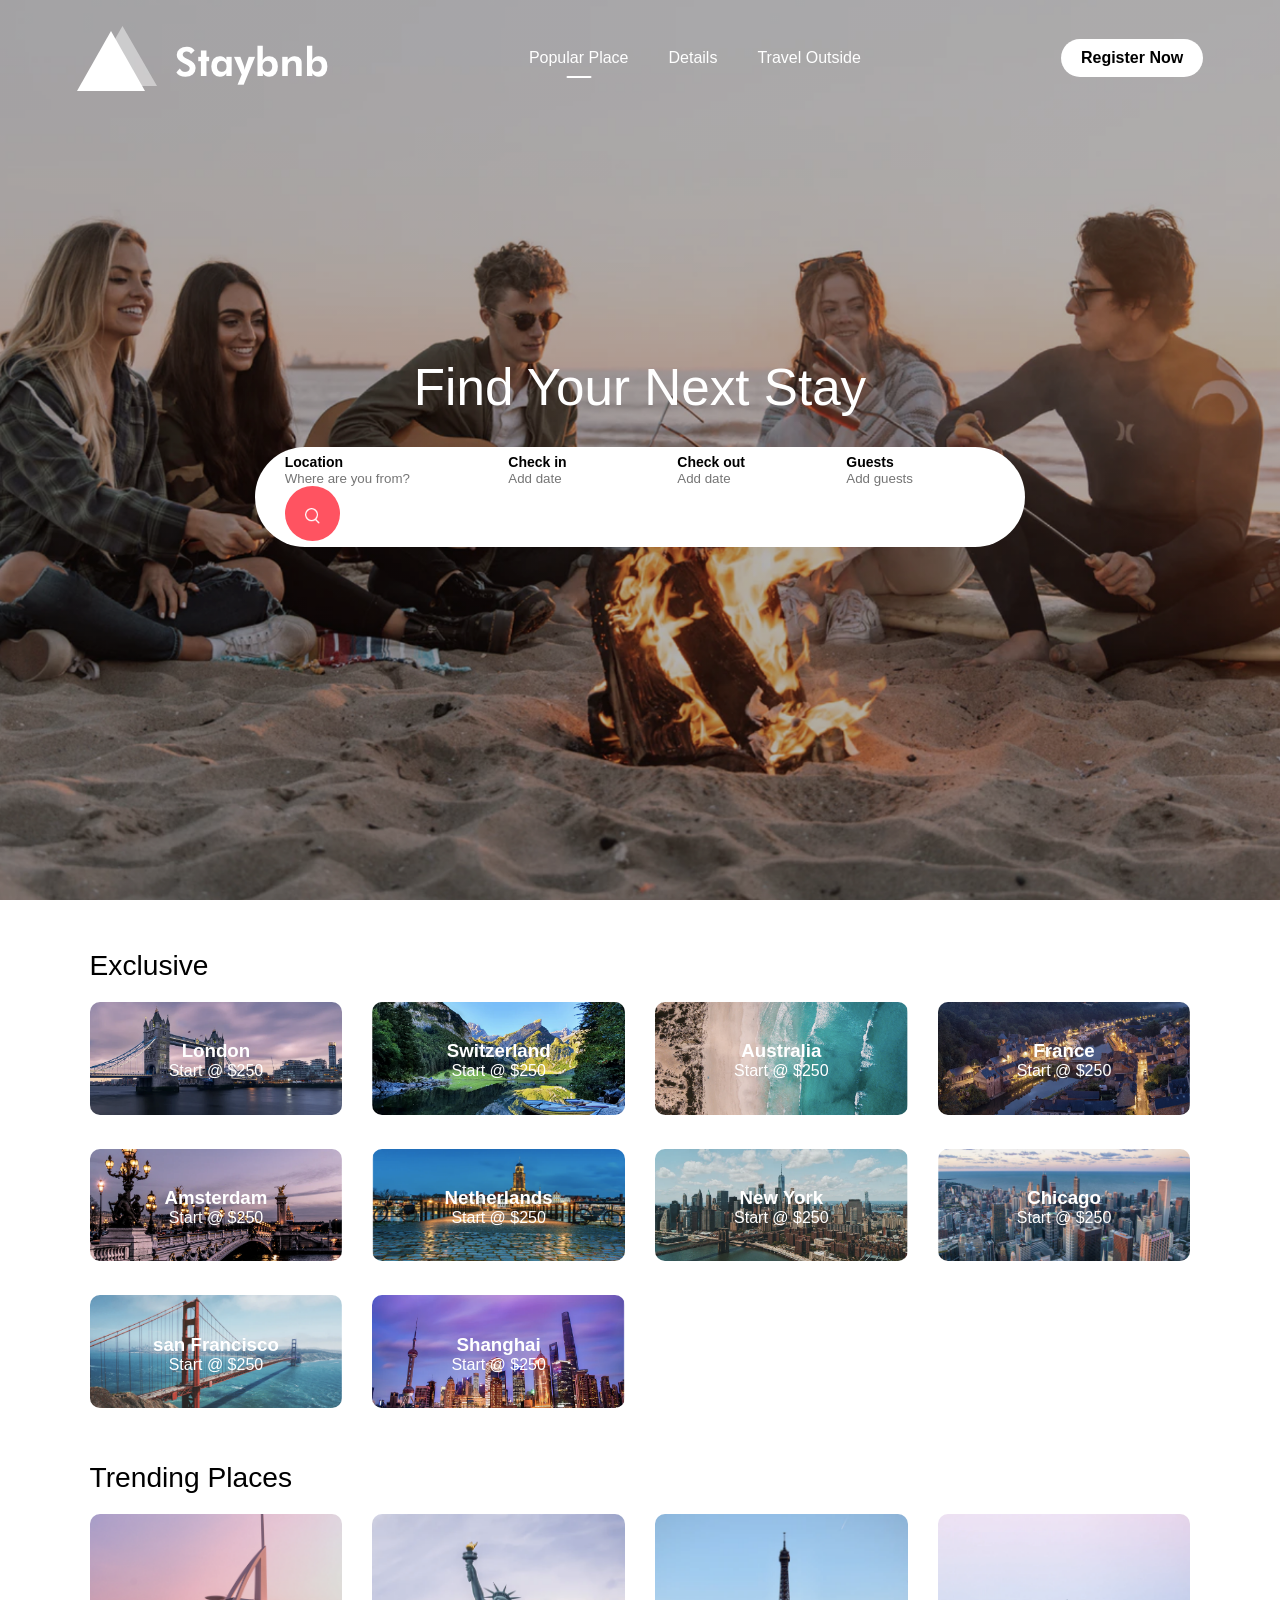
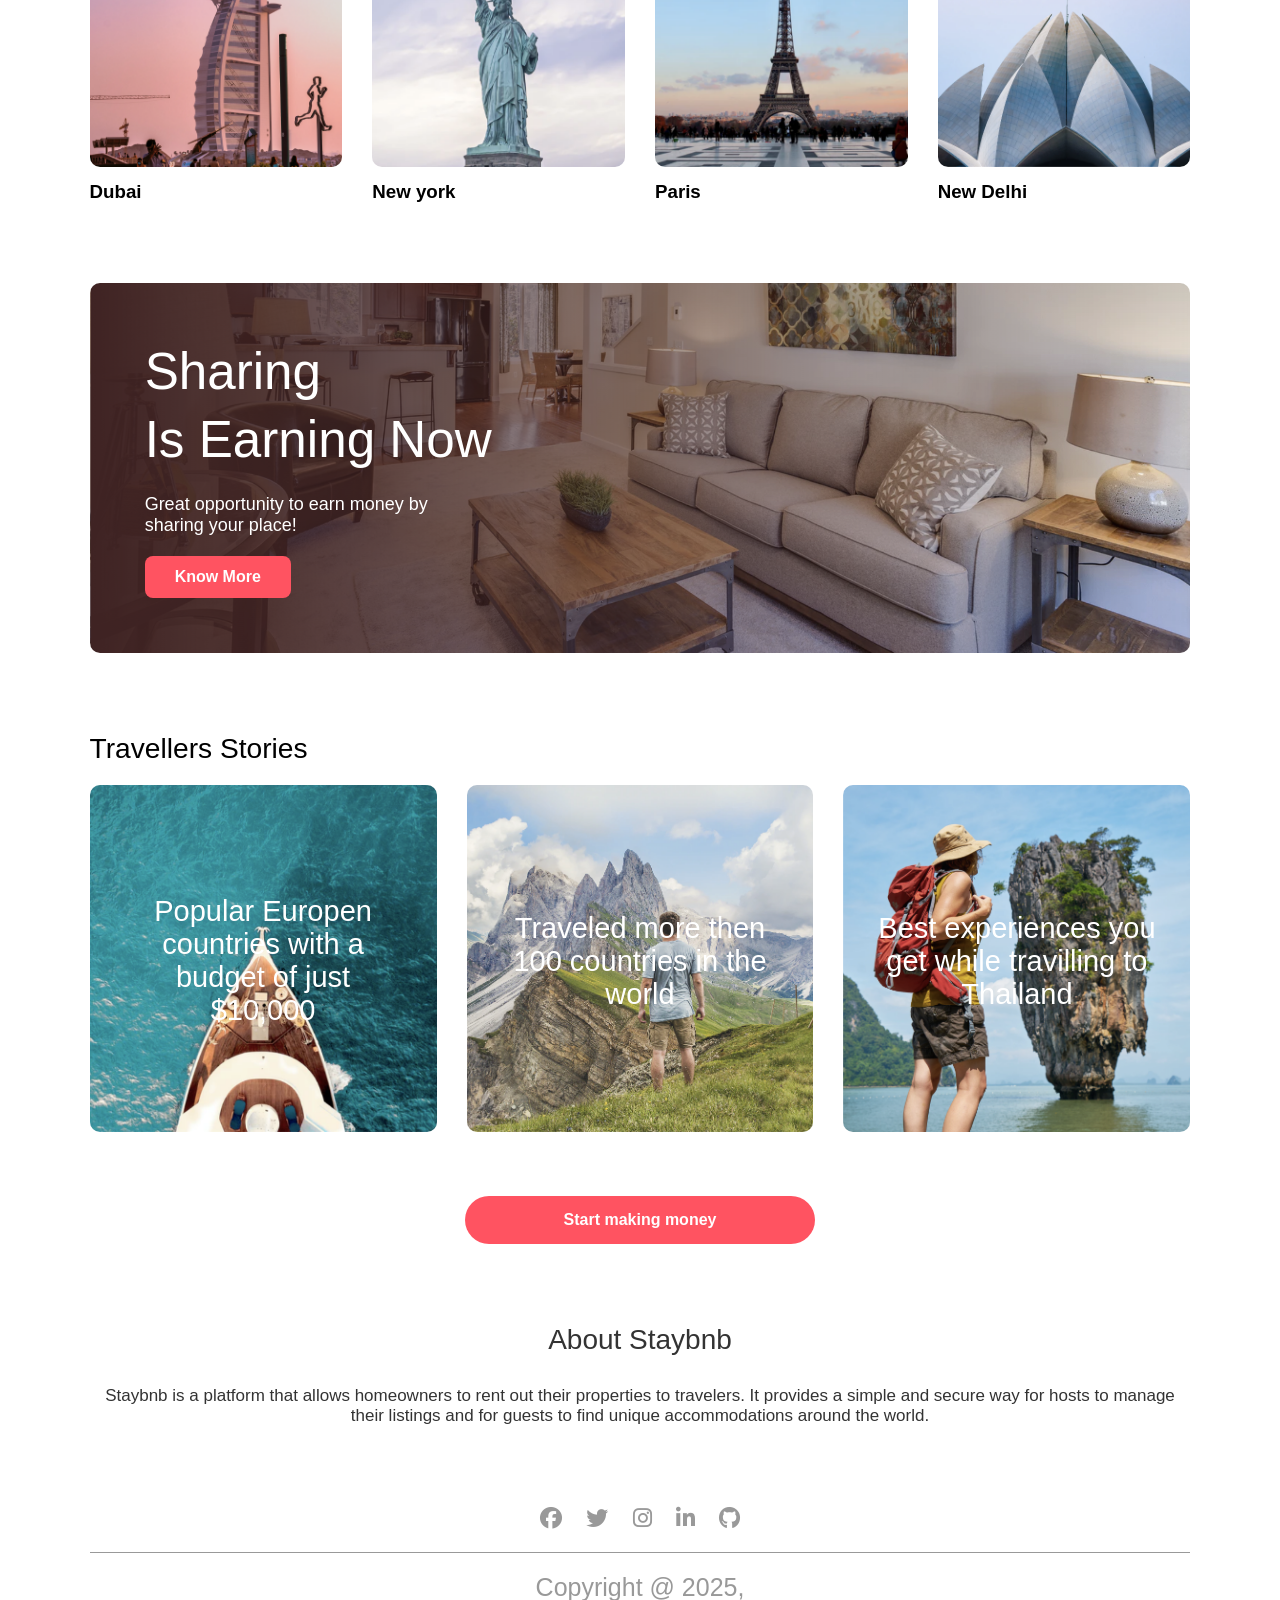
<file: images/index.html>
<!DOCTYPE html>
<html lang="en">
<head>
    <meta charset="UTF-8">
    <meta name="viewport" content="width=device-width, initial-scale=1.0">
    <title>Staybnb - EASY TUTORIALS</title>
    <link rel="stylesheet" href="style.css">
   <link rel="stylesheet" href="https://cdnjs.cloudflare.com/ajax/libs/font-awesome/6.5.1/css/all.min.css">
</head>
<body>
    <div class="header">
        <nav id="navBar">
            <img src="logo.png" alt="logo">
            <ul class="nav-links">
                <li><a href="#" class="active">Popular Place</a></li>
                <li><a href="detail.html">Details</a></li>
                <li><a href="trips.html">Travel Outside</a></li>
            </ul>
            <a href="#" class="register-btn">Register Now</a>
            <i class="fa-solid fa-bars" onclick="togglebtn()"></i>
        </nav>

        <div class="container">
            <h1>Find Your Next Stay</h1>
            <div class="serch-bar">
                <form>
                    <div class="location-input">
                        <label for="">Location</label>
                        <input type="text" placeholder="Where are you from?">
                    </div>
                    <div>
                        <label for="">Check in</label>
                        <input type="text" placeholder="Add date">
                    </div>
                    <div>
                        <label for="">Check out</label>
                        <input type="text" placeholder="Add date">
                    </div>
                    <div>
                        <label for="">Guests</label>
                        <input type="text" placeholder="Add guests">
                    </div>
                    <button type="submit"><img src="search.png" alt=""></button>
                </form>
            </div>
        </div>
    </div>

    <div class="container">
        <h2 class="sub-title">Exclusive</h2>
        <div class="exclusive">
          <div>
              <img src="image-1.png" alt="">
              <span>
                <h3>London</h3>
                <p>Start @ $250</p>
              </span>
          </div>
           <div>
              <img src="image-2.png" alt="">
               <span>
                <h3>Switzerland</h3>
                <p>Start @ $250</p>
              </span>
          </div>
           <div>
              <img src="image-3.png" alt="">
               <span>
                <h3>Australia</h3>
                <p>Start @ $250</p>
              </span>
          </div>
           <div>
              <img src="image-4.png" alt="">
               <span>
                <h3>France</h3>
                <p>Start @ $250</p>
              </span>
          </div>
           <div>
              <img src="image-5.png" alt="">
               <span>
                <h3>Amsterdam</h3>
                <p>Start @ $250</p>
              </span>
          </div>
            <div>
              <img src="image-6.png" alt="">
               <span>
                <h3>Netherlands</h3>
                <p>Start @ $250</p>
              </span>
          </div>
            <div>
              <img src="image-7.png" alt="">
               <span>
                <h3>New York</h3>
                <p>Start @ $250</p>
              </span>
          </div>
            <div>
              <img src="image-8.png" alt="">
               <span>
                <h3>Chicago</h3>
                <p>Start @ $250</p>
              </span>
          </div>
            <div>
              <img src="image-9.png" alt="">
               <span>
                <h3>san Francisco</h3>
                <p>Start @ $250</p>
              </span>
          </div>
            <div>
              <img src="image-10.png" alt="">
               <span>
                <h3>Shanghai</h3>
                <p>Start @ $250</p>
              </span>
          </div>
        </div>

        <h2 class="sub-title">Trending Places</h2>
        <div class="trending">
            <div>
                <img src="dubai.png" alt="Dubai">
                <h3>Dubai</h3>
            </div>
            <div>
                <img src="new-york.png" alt="Dubai">
                <h3>New york</h3>
            </div>
            <div>
                <img src="paris.png" alt="Dubai">
                <h3>Paris</h3>
            </div>
            <div>
                <img src="new-delhi.png" alt="Dubai">
                <h3>New Delhi</h3>
            </div>
        </div>

            <div class="cta">
                <h3>Sharing <br> Is Earning Now</h3>
                <p>Great opportunity to earn money by <br> sharing your place!</p>
                <a href="#" class="cta-btn">Know More</a>
            </div>

            <h2 class="sub-title">Travellers Stories</h2>
            <div class="stories">
                <div>
                    <img src="story-1.png" alt="">
                    <p>Popular Europen countries with a budget of just $10,000</p>
                </div>
                <div>
                    <img src="story-2.png" alt="">
                    <p>Traveled more then 100 countries in the world</p>
                </div>
                <div>
                    <img src="story-3.png" alt="">
                    <p>Best experiences you get while travilling to Thailand</p>
                </div>
            </div>
            <a href="#" class="start-btn"> Start making money</a>
            <div class="about-msg">
                <h2>About Staybnb</h2>
                <p>Staybnb is a platform that allows homeowners
                    to rent out their properties to travelers.
                    It provides a simple and secure way for 
                    hosts to manage their listings and for guests
                     to find unique accommodations around the world.</p>
            </div>

            <div class="footer">
                <a href="https://facebook.com/"><i class="fa-brands fa-facebook"></i></a>
                <a href="https://twitter.com/"><i class="fa-brands fa-twitter"></i></a>
                <a href="https://instagram.com/"><i class="fa-brands fa-instagram"></i></a>
                <a href="https://linkedin.com/"><i class="fa-brands fa-linkedin-in"></i></a>
                <a href="https://github.com/"><i class="fa-brands fa-github"></i></a>
                <hr>
                <p>Copyright @ 2025,</p>
            </div>

            <script>
            var navBar = document.getElementById("navBar");

            function togglebtn(){
                // Toggles class to expand the mobile navbar height
            navBar.classList.toggle("showmenu");
            }
            </script>
    </div>
</body>
</html>
</file>
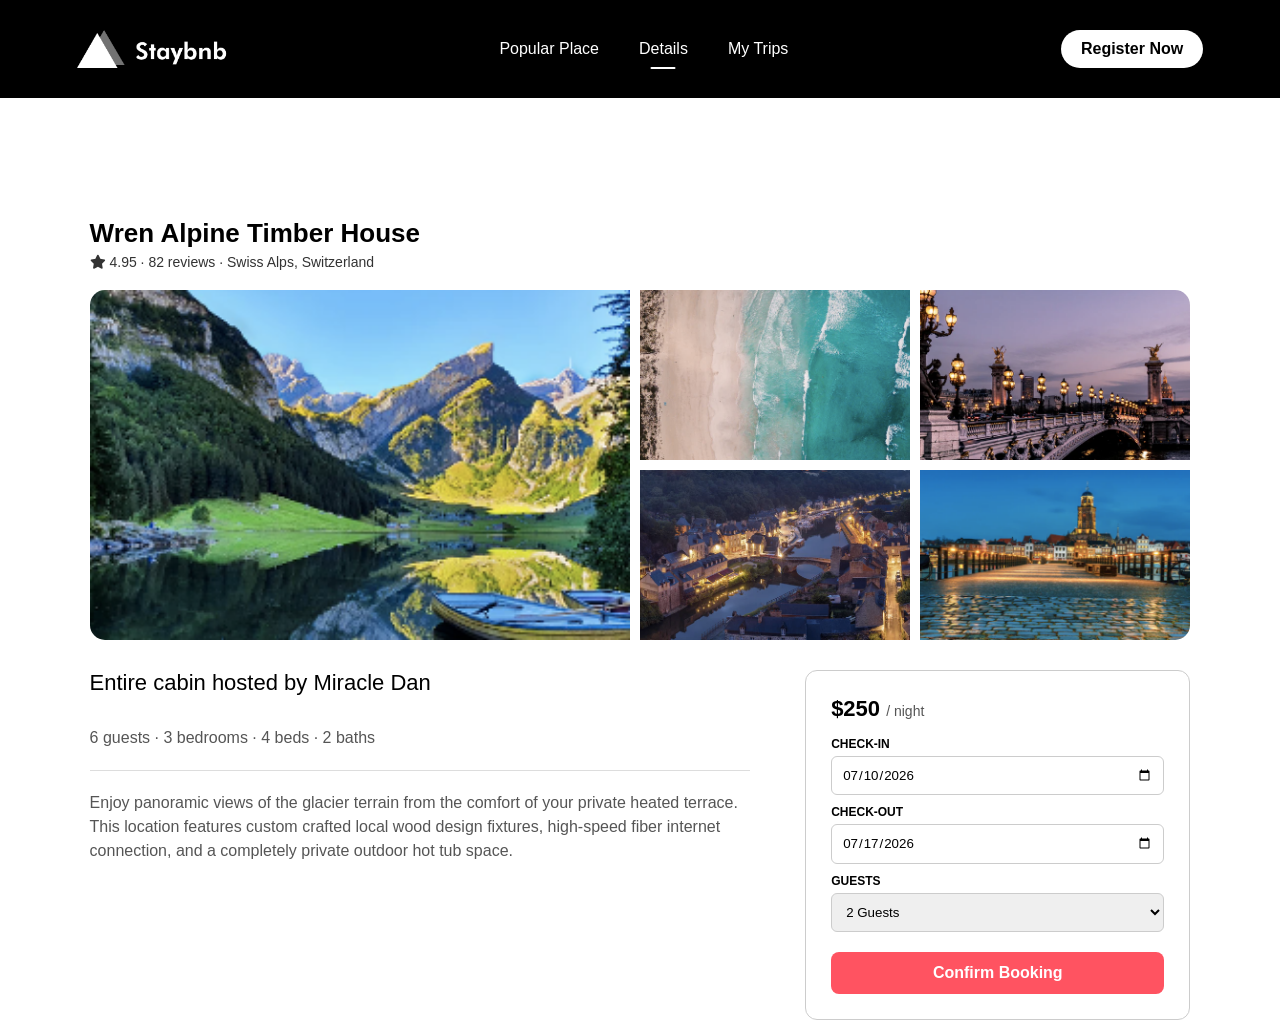
<file: images/detail.html>
<!DOCTYPE html>
<html lang="en">
<head>
    <meta charset="UTF-8">
    <meta name="viewport" content="width=device-width, initial-scale=1.0">
    <title>Property Details - Staybnb</title>
    <link rel="stylesheet" href="style.css">
    <link rel="stylesheet" href="https://cdnjs.cloudflare.com/ajax/libs/font-awesome/6.5.1/css/all.min.css">
    <style>
        /* Unique details page layout extensions using your styling structure */
        .details-container { padding-top: 120px; }
        .house-title { font-size: 26px; font-weight: 600; margin-bottom: 5px; }
        .house-info { font-size: 14px; color: #333; margin-bottom: 20px; }
        
        .gallery { display: grid; grid-template-columns: 2fr 1fr 1fr; grid-gap: 10px; margin-bottom: 30px; border-radius: 15px; overflow: hidden; }
        .gallery-img-large { width: 100%; height: 100%; min-height: 350px; object-fit: cover; }
        .gallery-sidebar { display: grid; grid-template-rows: 1fr 1fr; grid-gap: 10px; }
        .gallery-sidebar img { width: 100%; height: 170px; object-fit: cover; }

        .content-flow { display: flex; justify-content: space-between; flex-wrap: wrap; margin-bottom: 5px; }
        .main-details { flex-basis: 60%; }
        .main-details h2 { font-size: 22px; font-weight: 500; margin-bottom: 10px; border-b: 1px solid #ccc; padding-bottom: 15px;}
        .main-details p { color: #555; line-height: 24px; margin: 15px 0; }
        
        .booking-box { flex-basis: 35%; border: 1px solid #ccc; padding: 25px; border-radius: 12px; shadow: 0 10px 15px rgba(0,0,0,0.05); background: #fff; height: fit-content; }
        .booking-box h3 { font-size: 22px; margin-bottom: 15px; }
        .booking-box span { font-size: 14px; font-weight: 400; color: #555; }
        .booking-form label { display: block; font-weight: 600; font-size: 12px; margin-bottom: 5px; margin-top: 10px; }
        .booking-form input, .booking-form select { width: 100%; padding: 10px; border: 1px solid #ccc; border-radius: 6px; outline: none; }
        .reserve-btn { background: #ff5361; color: #fff; width: 100%; border: none; padding: 12px; font-size: 16px; font-weight: bold; border-radius: 8px; cursor: pointer; margin-top: 20px; display: block; text-align: center; text-decoration: none;}

        @media only screen and (max-width: 768px) {
            .gallery { grid-template-columns: 1fr; }
            .gallery-sidebar { display: none; }
            .main-details, .booking-box { flex-basis: 100%; }
            .booking-box { margin-top: 30px; }
        }
    </style>
</head>
<body>
    <nav id="navBar" style="background: #000; padding: 20px 6%;">
        <img src="logo.png" alt="logo" class="logo">
        <ul class="nav-links">
            <li><a href="index.html">Popular Place</a></li>
            <li><a href="#" class="active">Details</a></li>
            <li><a href="trips.html">My Trips</a></li>
        </ul>
        <a href="#" class="register-btn">Register Now</a>
        <i class="fa-solid fa-bars" onclick="togglebtn()"></i>
    </nav>

    <div class="container details-container">
        <h1 class="house-title">Wren Alpine Timber House</h1>
        <p class="house-info"><i class="fa-solid fa-star"></i> 4.95 · 82 reviews · Swiss Alps, Switzerland</p>
        
        <div class="gallery">
            <img src="image-2.png" class="gallery-img-large" alt="Main View">
            <div class="gallery-sidebar">
                <img src="image-3.png" alt="Interior">
                <img src="image-4.png" alt="Bedroom">
            </div>
            <div class="gallery-sidebar">
                <img src="image-5.png" alt="Kitchen">
                <img src="image-6.png" alt="Balcony">
            </div>
        </div>

        <div class="content-flow">
            <div class="main-details">
                <h2>Entire cabin hosted by Miracle Dan</h2>
                <p>6 guests · 3 bedrooms · 4 beds · 2 baths</p>
                <hr style="border: 0; height: 1px; background: #ddd; margin: 20px 0;">
                <p>Enjoy panoramic views of the glacier terrain from the comfort of your private heated terrace. This location features custom crafted local wood design fixtures, high-speed fiber internet connection, and a completely private outdoor hot tub space.</p>
            </div>

            <div class="booking-box">
                <h3>$250 <span>/ night</span></h3>
                <form class="booking-form">
                    <label>CHECK-IN</label>
                    <input type="date" value="2026-07-10">
                    
                    <label>CHECK-OUT</label>
                    <input type="date" value="2026-07-17">

                    <label>GUESTS</label>
                    <select>
                        <option>1 Guest</option>
                        <option selected>2 Guests</option>
                        <option>3 Guests</option>
                    </select>
                    <a href="trips.html" class="reserve-btn">Confirm Booking</a>
                </form>
            </div>
        </div>
    </div>

    <script>
        var navBar = document.getElementById("navBar");
        function togglebtn(){ navBar.classList.toggle("showmenu"); }
    </script>
</body>
</html>
</file>
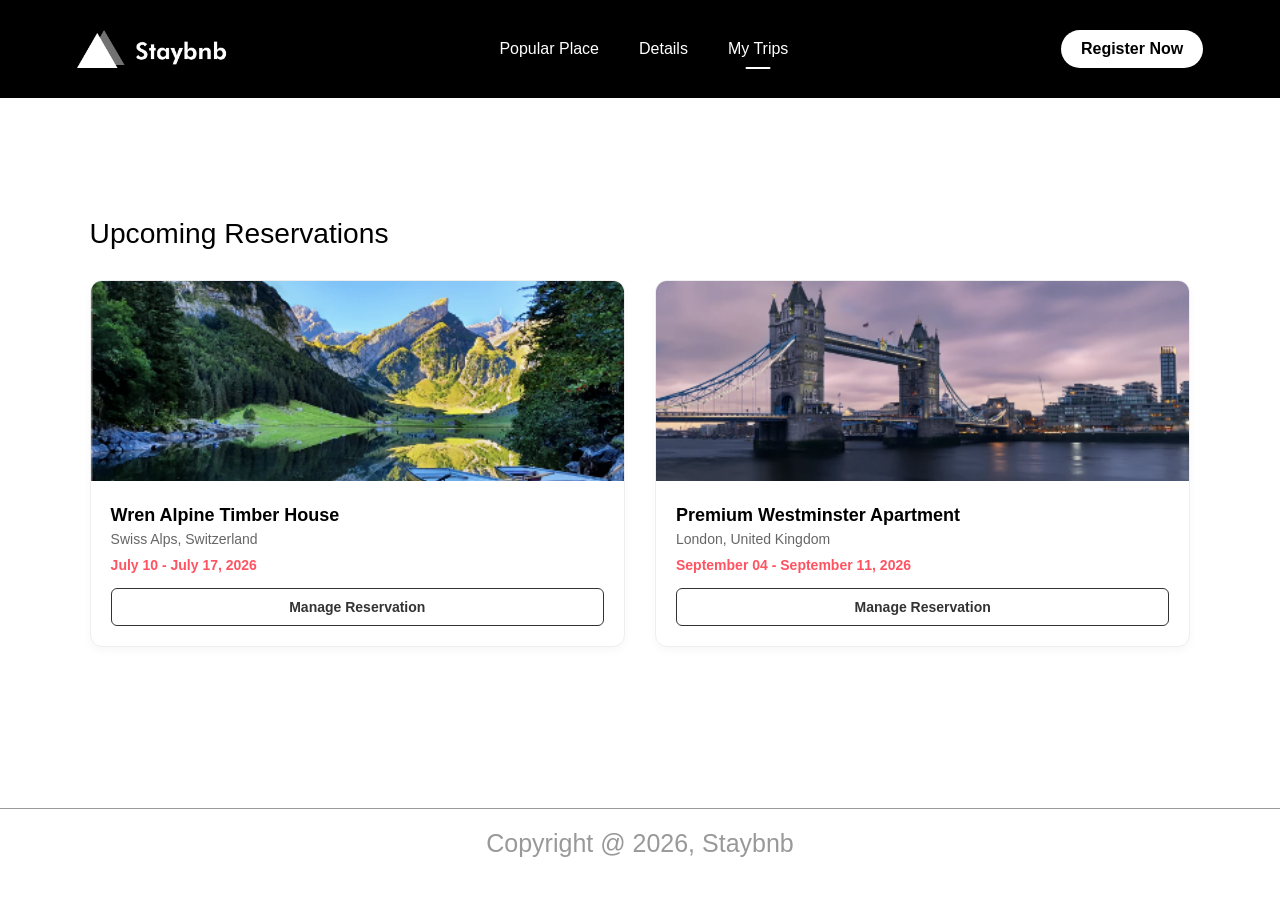
<file: images/trips.html>
<!DOCTYPE html>
<html lang="en">
<head>
    <meta charset="UTF-8">
    <meta name="viewport" content="width=device-width, initial-scale=1.0">
    <title>My Trips - Staybnb</title>
    <link rel="stylesheet" href="style.css">
    <link rel="stylesheet" href="https://cdnjs.cloudflare.com/ajax/libs/font-awesome/6.5.1/css/all.min.css">
    <style>
        .trips-container { padding-top: 120px; min-height: 70vh; }
        .trips-grid { display: grid; grid-template-columns: repeat(auto-fit, minmax(280px, 1fr)); grid-gap: 30px; margin-top: 30px; }
        .trip-card { border: 1px solid #eee; border-radius: 12px; overflow: hidden; box-shadow: 0 4px 10px rgba(0,0,0,0.03); background: #fff; }
        .trip-card img { width: 100%; height: 200px; object-fit: cover; }
        .trip-details { padding: 20px; }
        .trip-details h3 { font-size: 18px; font-weight: 600; margin-bottom: 5px; }
        .trip-details p { font-size: 14px; color: #666; margin-bottom: 10px; }
        .trip-date { color: #ff5361 !important; font-weight: 600; }
        .manage-btn { display: block; text-align: center; border: 1px solid #333; color: #333; text-decoration: none; padding: 10px; border-radius: 6px; font-size: 14px; font-weight: 600; margin-top: 15px; transition: 0.2s; }
        .manage-btn:hover { background: #333; color: #fff; }
    </style>
</head>
<body>
    <nav id="navBar" style="background: #000; padding: 20px 6%;">
        <img src="logo.png" alt="logo" class="logo">
        <ul class="nav-links">
            <li><a href="index.html">Popular Place</a></li>
            <li><a href="detail.html">Details</a></li>
            <li><a href="#" class="active">My Trips</a></li>
        </ul>
        <a href="#" class="register-btn">Register Now</a>
        <i class="fa-solid fa-bars" onclick="togglebtn()"></i>
    </nav>

    <div class="container trips-container">
        <h2 class="sub-title" style="margin-top: 0;">Upcoming Reservations</h2>
        
        <div class="trips-grid">
            <!-- Booked Property 1 -->
            <div class="trip-card">
                <img src="image-2.png" alt="Switzerland">
                <div class="trip-details">
                    <h3>Wren Alpine Timber House</h3>
                    <p>Swiss Alps, Switzerland</p>
                    <p class="trip-date">July 10 - July 17, 2026</p>
                    <a href="#" class="manage-btn">Manage Reservation</a>
                </div>
            </div>

            <!-- Booked Property 2 -->
            <div class="trip-card">
                <img src="image-1.png" alt="London">
                <div class="trip-details">
                    <h3>Premium Westminster Apartment</h3>
                    <p>London, United Kingdom</p>
                    <p class="trip-date">September 04 - September 11, 2026</p>
                    <a href="#" class="manage-btn">Manage Reservation</a>
                </div>
            </div>
        </div>
    </div>

    <div class="footer">
        <hr>
        <p>Copyright @ 2026, Staybnb</p>
    </div>

    <script>
        var navBar = document.getElementById("navBar");
        function togglebtn(){ navBar.classList.toggle("showmenu"); }
    </script>
</body>
</html>
</file>
<file: images/style.css>
*{
    margin: 0;
    padding: 0;
    box-sizing: border-box;
    font-family: 'poppins', sans-serif;
}

.header{
    min-height: 100vh;
    width: 100%;
    background-image: linear-gradient(rgba(0,0,0,0.3),rgba(0,0,0,0.3)), 
    url(banner.png);
    background-size: cover;
    background-position: center;
}

nav{
    display: flex;
    padding: 2% 6%;
    justify-content: space-between;
    align-items: center;
}

.logo{
    width: 150px;
    cursor: pointer;
}

.nav-links{
    display: flex;
    list-style: none;
    margin: 10px 30px;
}

.nav-links li a{
    text-decoration: none;
    color: #fff;

}

.nav-links li{
    margin: 10px 20px;
    display: inline-block;
    list-style: none;
}

.register-btn{
    padding: 10px 20px;
    background-color: #fff;
    color: #000;
    text-decoration: none;
    border-radius: 20px;
    font-weight: bold;
}

.container{
    padding: 0 7%;
}

.header h1{
    font-size: 4vw;
    font-weight: 500;
    color: #fff;
    text-align: center;
    padding-top: 22%;
}

.serch-bar{
    background-color: #fff;
    width: 70%;
    margin: 30px auto;
    padding: 6px 10px 6px 30px;
    border-radius: 50px
}

.serch-bar form{
    display: flex;
    justify-content: space-between;
    align-items: center;
    flex-wrap: wrap;
}

.serch-bar form input{
    border: 0;
    background-color: transparent;
    outline: none;
    display: block;
}

.serch-bar form button{
    border: 0;
    background-color: #ff5361;
    width: 55px;
    height: 55px;
    outline: none;
    cursor: pointer;
    border-radius: 50px;
}

.serch-bar form button img{
    width: 15px;
    margin-top: 7px;
}

.location-input{
    flex: 1;
}

.serch-bar form label{
    font-weight: 600;
    font-size: 14px;
    color: #000;
}

/*exclusive*/
.sub-title{
    margin: 50px 0 20px ;
    font-size: 2.2vw;
    font-weight: 500;
    color: #000;
}

.exclusive{
    display: grid;
    grid-template-columns: repeat(auto-fit,minmax(200px, 1fr));
    grid-gap: 30px;
}
.exclusive div img{
    width: 100%;
    border-radius: 10px;
}

.exclusive div{
    position: relative;
}

.exclusive div span{
    position: absolute;
    top: 50%;
    left: 50%;
    transform: translate(-50%, -50%);
    text-align: center;
    color: #fff;
}

/*------------Trending plaes---------------*/
.trending{
    display: grid;
    grid-template-columns: repeat(auto-fit,minmax(200px, 1fr));
    grid-gap: 30px;
    margin-bottom: 30px;
}

.trending div img{
    width: 100%;
    border-radius: 10px;
}

.trending h3{
    font-weight: 600;
    margin-top: 10px;
}

/*------------call to action----------------*/

.cta{
    background-image: linear-gradient(to right, #3f2323, transparent), url(banner-2.png);
    color: #fff;
    margin: 80px 0;
    background-size: cover;
    background-position: center;
    border-radius: 10px;
    padding: 5%;
}

.cta h3{
    font-size: 4vw;
    margin-bottom: 20px;
    line-height: 5.3vw;
    font-weight: 500;
}

.cta p{
    font-size: 18px;
    margin-bottom: 10px 0;
}

.cta-btn{
    padding: 12px 30px;
    background-color: #ff5361;
    color: #fff;
    text-decoration: none;
    border-radius: 8px;
    margin-top: 20px;
    display: inline-block;
    font-weight: bold;
}

/*------------Travellers Stories----------------*/

.stories{
    display: grid;
    grid-template-columns: repeat(auto-fit,minmax(200px, 1fr));
    grid-gap: 30px;
    margin-bottom: 30px;
}

.stories div img{
    width: 100%;
    border-radius: 10px;
}

.stories h3{
    font-weight: 600;
    margin-top: 10px;
}

.stories div{
    position: relative;
    text-align: center;
}

.stories P{
    width: 80%;
    position: absolute;
    top: 50%;
    left: 50%;
    transform: translate(-50%, -50%);
    color: #fff;
    font-size: 29px;
}

.start-btn{
    text-decoration: none;
    background-color: #ff5361;
    color: #fff;
    width: 80%;
    max-width: 350px;
    display: block;
    text-align: center;
    margin: 60px auto;
    padding: 15px;
    border-radius: 30px;
    font-weight: bold;
}

/*------------footer mgs----------------*/

.about-msg{
    text-align: center;
    color: #333;
    font-size: 17px;
    margin: 80px 0;
}

.about-msg h2{
    font-size: 28px;
    margin-bottom: 30px;
    font-weight: 500;
    
}

/*------------footer----------------*/

.footer{
    text-align: center;
    margin: 80px 0 10px;
}

.footer a{
    color: #999;
    font-size: 22px;
    margin: 0 10px;
    text-decoration: none;
}

.footer a:hover{
    color: #ff5361;
}

.footer hr{
    background-color: #999;
    height: 1px;
    border: none;
    width: 100%;
    margin: 20px 0;
}

.footer p{
    color: #999;
    font-size: 25px;
    padding-bottom: 15px;
    
}

.active{
    color: #ff5361;
    position: relative;
}

.active::after{
    content: '';
    position: absolute;
    width: 25px;
    height: 2px;
    background-color: #fff;
    left: 50%;
    bottom: -5px;
    border-radius: 2px;
    transform: translateX(-50%);
    bottom: -12px;
    border-radius: 2px;
}


nav .fa-bars{
    display: none;
    font-size: 24px;
    cursor: pointer;
}


/*---------for smaller screens----------------*/
@media only screen and (max-width: 768px){

    .logo{
        position: fixed;
        top: 4%;
        left: 7%;
    }
    nav{
        position: fixed;
        top: 0;
        z-index: 100;
        display: inline-block;
        width: 100%;
        padding: 100px 7% 0;
        background-color: #000;
        text-align: right;
        max-height: 100px;
        overflow: hidden;
        transition: max-height 0.5s;
    }

    nav .nav-links li{
        margin: 10px 0;
        display: block;
    }

    .register-btn{
        display: none;
        margin: 15px 0 30px;
    }
    nav .fa-bars{
        display: block;
        position: fixed;
        top: 4%;
        right: 7%;
        color: #fff;
        font-size: 24px;
    }

    
    .active::after{
        left: -40%;
        bottom: 50%;
        transform: translate(0,50%);
    }   

    .himemenu{
        max-height: 300px;

    }
}


*{
    margin: 0;
    padding: 0;
    box-sizing: border-box;
    font-family: 'poppins', sans-serif;
}

.header{
    min-height: 100vh;
    width: 100%;
    background-image: linear-gradient(rgba(0,0,0,0.3),rgba(0,0,0,0.3)), 
    url(banner.png);
    background-size: cover;
    background-position: center;
}

nav{
    display: flex;
    padding: 2% 6%;
    justify-content: space-between;
    align-items: center;
}

.logo{
    width: 150px;
    cursor: pointer;
}

.nav-links{
    display: flex;
    list-style: none;
    margin: 10px 30px;
}

.nav-links li a{
    text-decoration: none;
    color: #fff;

}

.nav-links li{
    margin: 10px 20px;
    display: inline-block;
    list-style: none;
}

.register-btn{
    padding: 10px 20px;
    background-color: #fff;
    color: #000;
    text-decoration: none;
    border-radius: 20px;
    font-weight: bold;
}

.container{
    padding: 0 7%;
}

.header h1{
    font-size: 4vw;
    font-weight: 500;
    color: #fff;
    text-align: center;
    padding-top: 22%;
}

.serch-bar{
    background-color: #fff;
    width: 70%;
    margin: 30px auto;
    padding: 6px 10px 6px 30px;
    border-radius: 50px
}

.serch-bar form{
    display: flex;
    justify-content: space-between;
    align-items: center;
    flex-wrap: wrap;
}

.serch-bar form input{
    border: 0;
    background-color: transparent;
    outline: none;
    display: block;
}

.serch-bar form button{
    border: 0;
    background-color: #ff5361;
    width: 55px;
    height: 55px;
    outline: none;
    cursor: pointer;
    border-radius: 50px;
}

.serch-bar form button img{
    width: 15px;
    margin-top: 7px;
}

.location-input{
    flex: 1;
}

.serch-bar form label{
    font-weight: 600;
    font-size: 14px;
    color: #000;
}

/*exclusive*/
.sub-title{
    margin: 50px 0 20px ;
    font-size: 2.2vw;
    font-weight: 500;
    color: #000;
}

.exclusive{
    display: grid;
    grid-template-columns: repeat(auto-fit,minmax(200px, 1fr));
    grid-gap: 30px;
}
.exclusive div img{
    width: 100%;
    border-radius: 10px;
}

.exclusive div{
    position: relative;
}

.exclusive div span{
    position: absolute;
    top: 50%;
    left: 50%;
    transform: translate(-50%, -50%);
    text-align: center;
    color: #fff;
}

/*------------Trending plaes---------------*/
.trending{
    display: grid;
    grid-template-columns: repeat(auto-fit,minmax(200px, 1fr));
    grid-gap: 30px;
    margin-bottom: 30px;
}

.trending div img{
    width: 100%;
    border-radius: 10px;
}

.trending h3{
    font-weight: 600;
    margin-top: 10px;
}

/*------------call to action----------------*/

.cta{
    background-image: linear-gradient(to right, #3f2323, transparent), url(banner-2.png);
    color: #fff;
    margin: 80px 0;
    background-size: cover;
    background-position: center;
    border-radius: 10px;
    padding: 5%;
}

.cta h3{
    font-size: 4vw;
    margin-bottom: 20px;
    line-height: 5.3vw;
    font-weight: 500;
}

.cta p{
    font-size: 18px;
    margin-bottom: 10px 0;
}

.cta-btn{
    padding: 12px 30px;
    background-color: #ff5361;
    color: #fff;
    text-decoration: none;
    border-radius: 8px;
    margin-top: 20px;
    display: inline-block;
    font-weight: bold;
}

/*------------Travellers Stories----------------*/

.stories{
    display: grid;
    grid-template-columns: repeat(auto-fit,minmax(200px, 1fr));
    grid-gap: 30px;
    margin-bottom: 30px;
}

.stories div img{
    width: 100%;
    border-radius: 10px;
}

.stories h3{
    font-weight: 600;
    margin-top: 10px;
}

.stories div{
    position: relative;
    text-align: center;
}

.stories P{
    width: 80%;
    position: absolute;
    top: 50%;
    left: 50%;
    transform: translate(-50%, -50%);
    color: #fff;
    font-size: 29px;
}

.start-btn{
    text-decoration: none;
    background-color: #ff5361;
    color: #fff;
    width: 80%;
    max-width: 350px;
    display: block;
    text-align: center;
    margin: 60px auto;
    padding: 15px;
    border-radius: 30px;
    font-weight: bold;
}

/*------------footer mgs----------------*/

.about-msg{
    text-align: center;
    color: #333;
    font-size: 17px;
    margin: 80px 0;
}

.about-msg h2{
    font-size: 28px;
    margin-bottom: 30px;
    font-weight: 500;
    
}

/*------------footer----------------*/

.footer{
    text-align: center;
    margin: 80px 0 10px;
}

.footer a{
    color: #999;
    font-size: 22px;
    margin: 0 10px;
    text-decoration: none;
}

.footer a:hover{
    color: #ff5361;
}

.footer hr{
    background-color: #999;
    height: 1px;
    border: none;
    width: 100%;
    margin: 20px 0;
}

.footer p{
    color: #999;
    font-size: 25px;
    padding-bottom: 15px;
    
}

.active{
    color: #ff5361;
    position: relative;
}

.active::after{
    content: '';
    position: absolute;
    width: 25px;
    height: 2px;
    background-color: #fff;
    left: 50%;
    bottom: -5px;
    border-radius: 2px;
    transform: translateX(-50%);
    bottom: -12px;
    border-radius: 2px;
}


nav .fa-bars{
    display: none;
    font-size: 24px;
    cursor: pointer;
}


/*---------for smaller screens----------------*/
@media only screen and (max-width: 768px){

    .logo{
        position: fixed;
        top: 4%;
        left: 7%;
    }
    nav{
        position: fixed;
        top: 0;
        z-index: 100;
        display: inline-block;
        width: 100%;
        padding: 100px 7% 0;
        background-color: #000;
        text-align: right;
        max-height: 100px;
        overflow: hidden;
        transition: max-height 0.5s;
    }

    nav .nav-links li{
        margin: 10px 0;
        display: block;
    }

    .register-btn{
        display: none;
        margin: 15px 0 30px;
    }
    nav .fa-bars{
        display: block;
        position: fixed;
        top: 4%;
        right: 7%;
        color: #fff;
        font-size: 24px;
    }

    
    .active::after{
        left: -40%;
        bottom: 50%;
        transform: translate(0,50%);
    }   

    .himemenu{
        max-height: 300px;

    }
}
</file>
